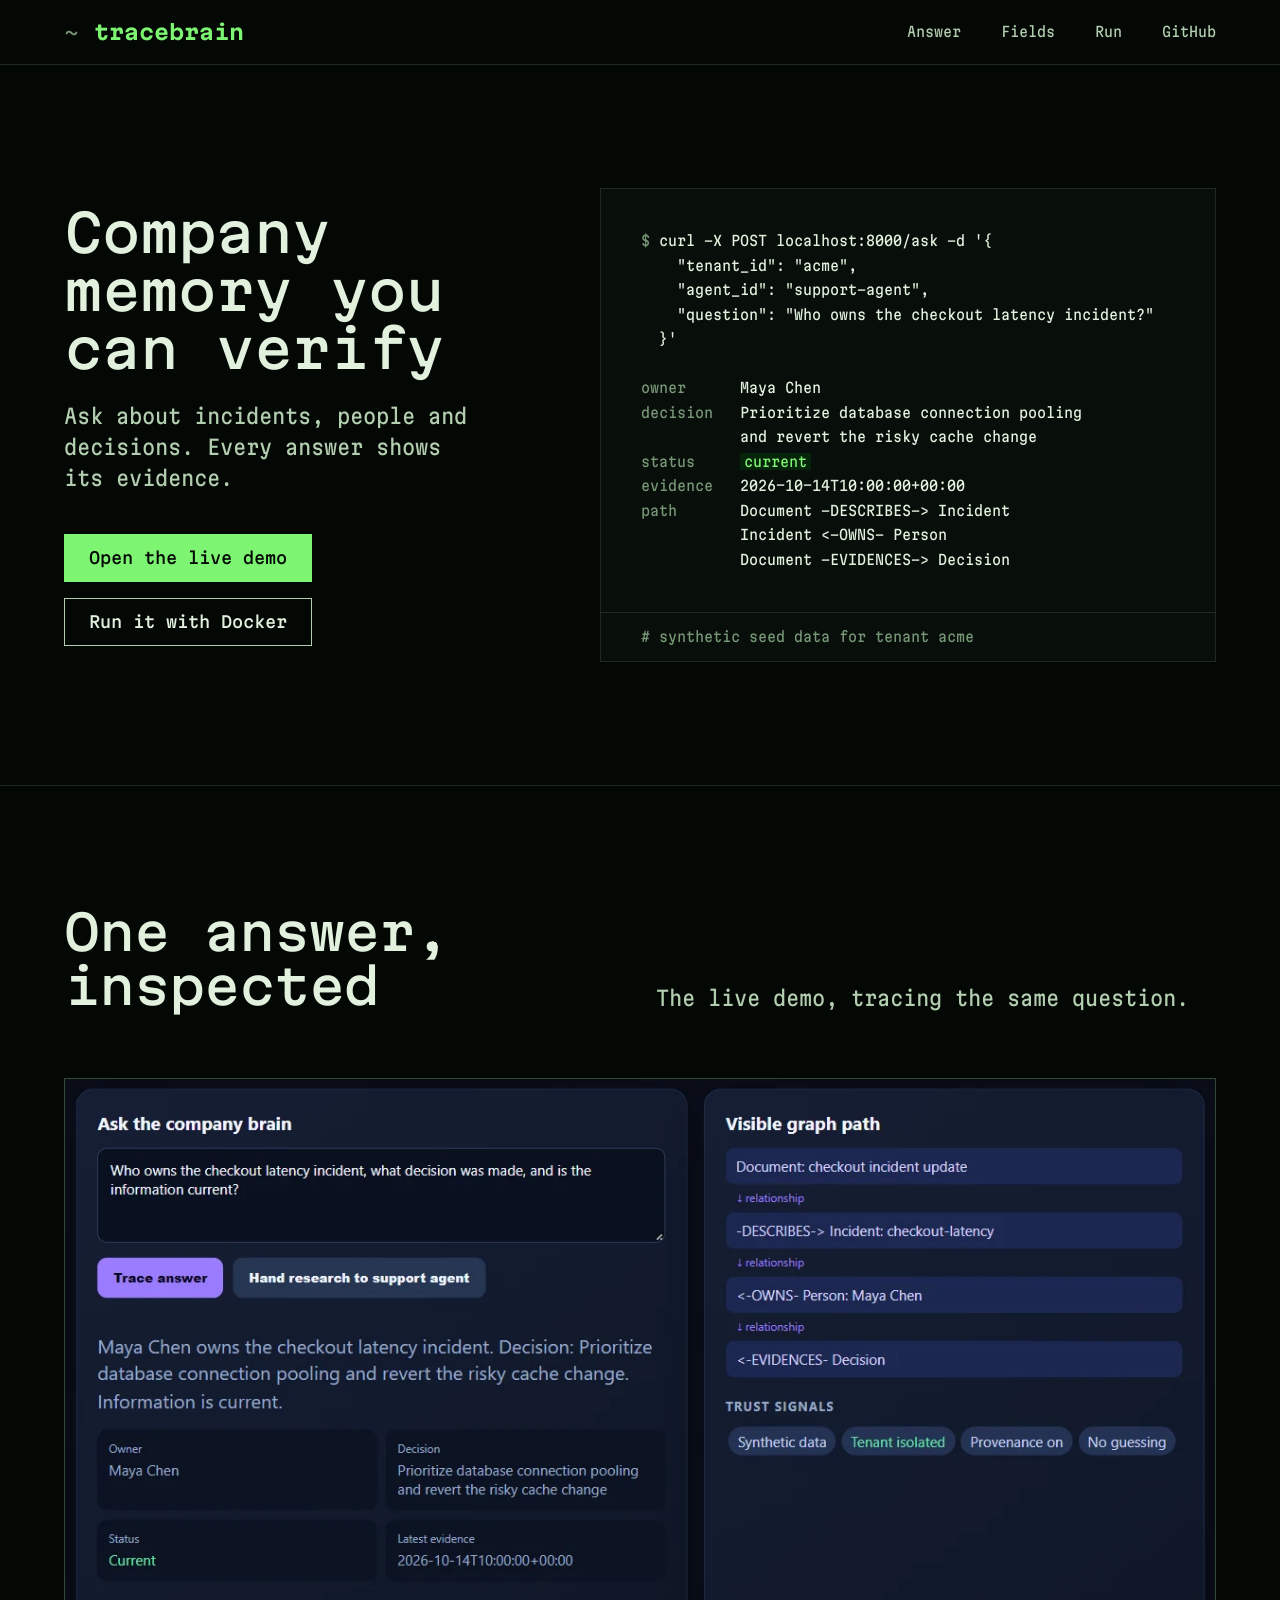
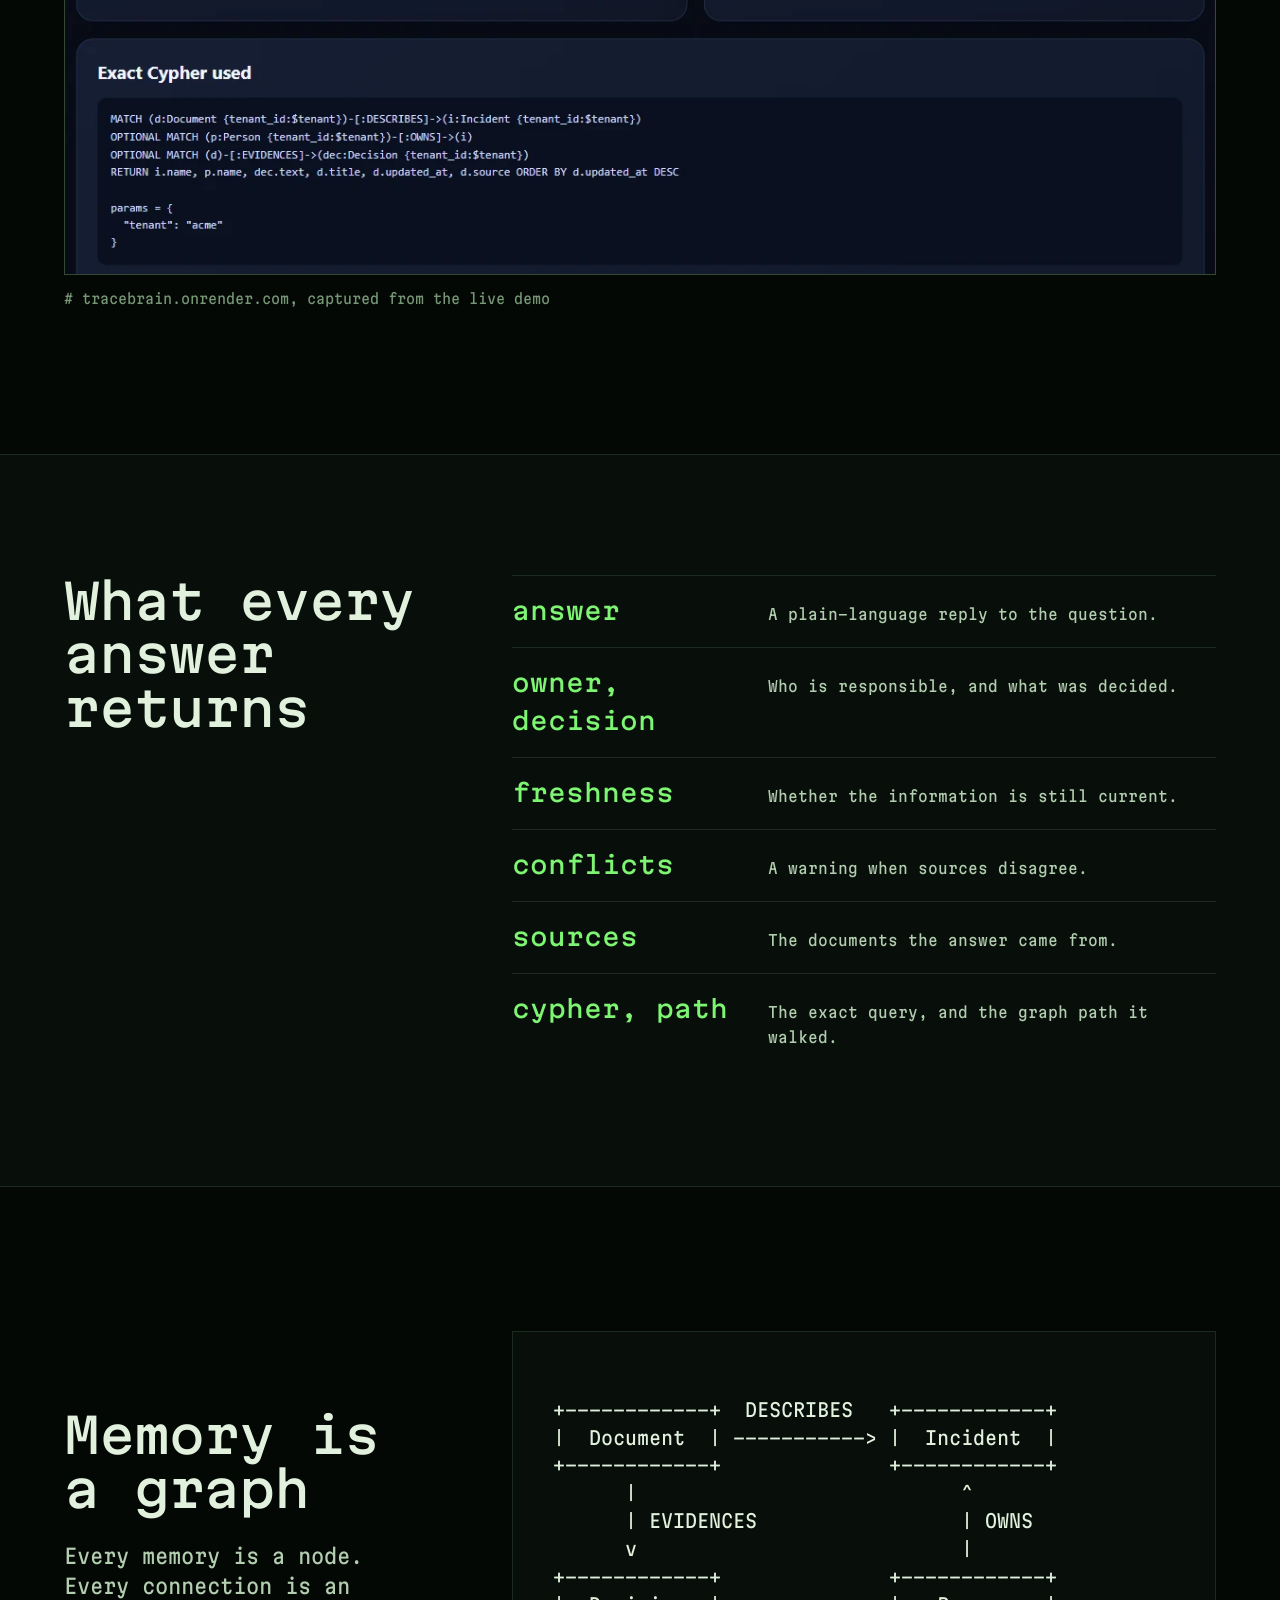
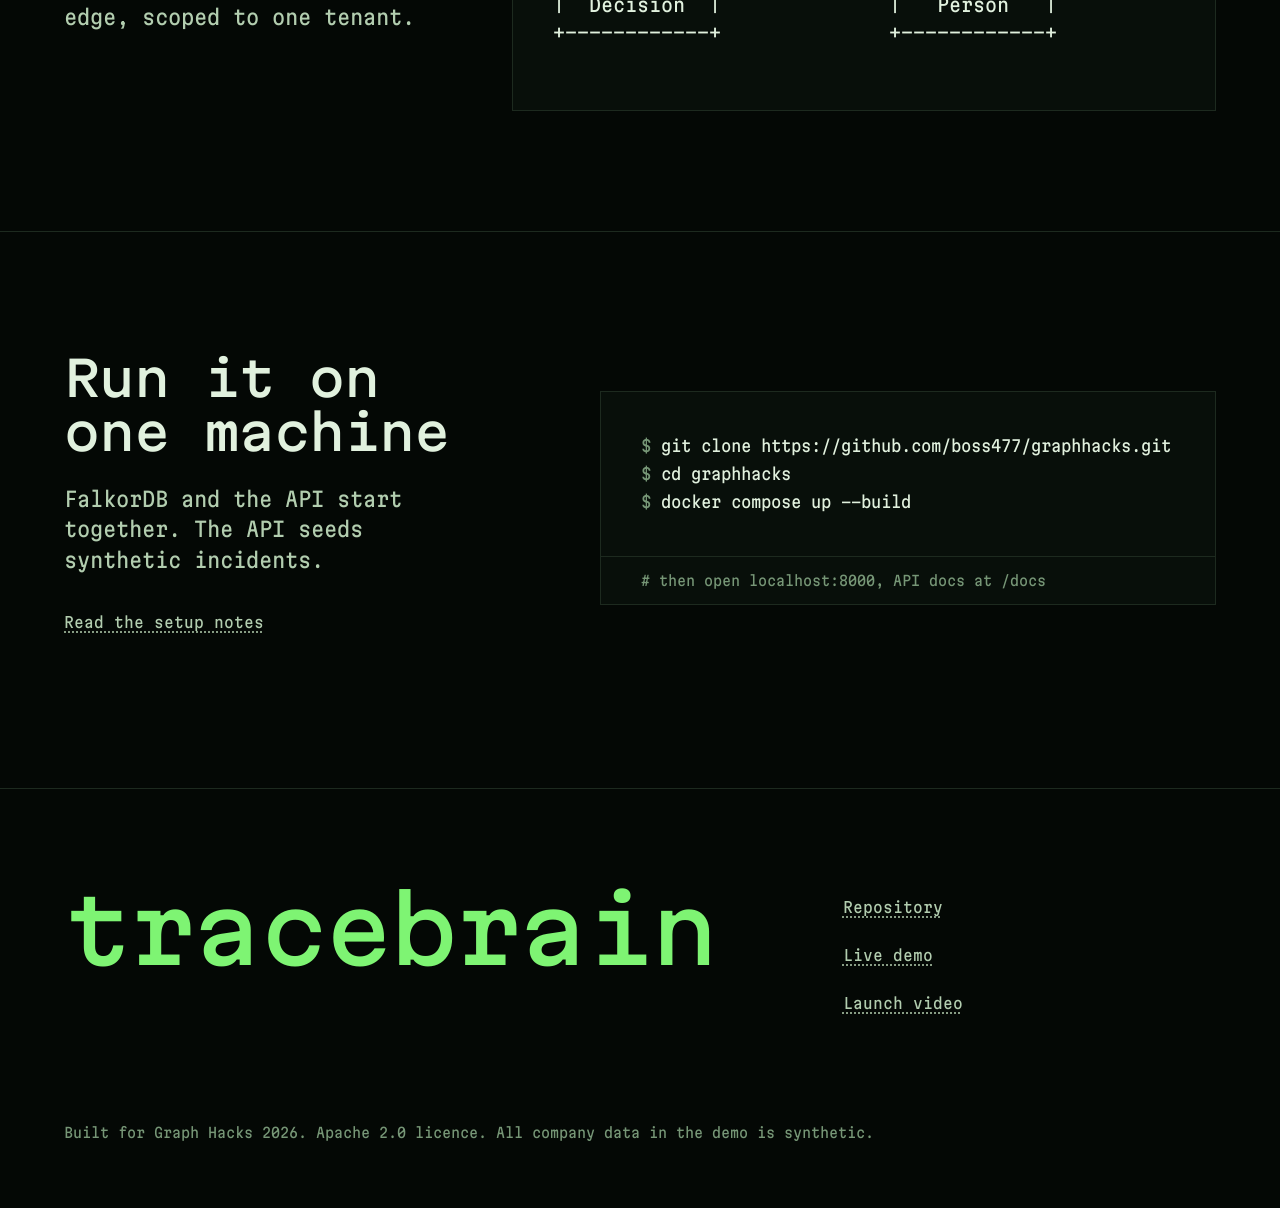
<file: site/index.html>
<!doctype html>
<html lang="en">
<head>
<meta charset="utf-8">
<meta name="viewport" content="width=device-width, initial-scale=1">
<title>TraceBrain, company memory you can verify</title>
<meta name="description" content="TraceBrain answers questions about your company from a FalkorDB graph and shows the evidence: sources, freshness, conflicts, the graph path and the exact Cypher query.">
<link rel="preconnect" href="https://fonts.googleapis.com">
<link rel="preconnect" href="https://fonts.gstatic.com" crossorigin>
<link href="https://fonts.googleapis.com/css2?family=Martian+Mono:wdth,wght@75..112.5,400..700&display=swap" rel="stylesheet">
<link rel="stylesheet" href="styles.css">
</head>
<body>
<a class="skip" href="#main">Skip to content</a>

<header class="nav">
  <div class="container">
    <a class="wordmark" href="#main">tracebrain</a>
    <nav aria-label="Page">
      <ul>
        <li><a href="#answer">Answer</a></li>
        <li><a href="#fields">Fields</a></li>
        <li><a href="#run">Run</a></li>
        <li><a href="https://github.com/boss477/graphhacks">GitHub</a></li>
      </ul>
    </nav>
  </div>
</header>

<main id="main">
<section class="hero">
  <div class="container">
    <div class="hero__text">
      <h1>Company memory you can verify</h1>
      <p class="lead">Ask about incidents, people and decisions. Every answer shows its evidence.</p>
      <div class="actions">
        <a class="btn btn--primary" href="https://tracebrain.onrender.com">Open the live demo</a>
        <a class="btn" href="#run">Run it with Docker</a>
      </div>
    </div>
    <figure class="session well">
      <pre tabindex="0" aria-label="A question sent to the TraceBrain API and its answer"><code><span class="p">$</span> curl -X POST localhost:8000/ask -d '{
    "tenant_id": "acme",
    "agent_id": "support-agent",
    "question": "Who owns the checkout latency incident?"
  }'

<span class="k">owner</span>      Maya Chen
<span class="k">decision</span>   Prioritize database connection pooling
           and revert the risky cache change
<span class="k">status</span>     <mark>current</mark>
<span class="k">evidence</span>   2026-10-14T10:00:00+00:00
<span class="k">path</span>       Document -DESCRIBES-> Incident
           Incident &lt;-OWNS- Person
           Document -EVIDENCES-> Decision</code></pre>
      <figcaption># synthetic seed data for tenant acme</figcaption>
    </figure>
  </div>
</section>

<section class="answer" id="answer">
  <div class="container">
    <div class="head">
      <h2>One answer, inspected</h2>
      <p class="lead">The live demo, tracing the same question.</p>
    </div>
    <figure class="capture">
      <img src="images/traced-answer.webp" width="1215" height="840" alt="TraceBrain answering who owns the checkout latency incident: owner Maya Chen, the decision, status current, the visible graph path, trust signals and the exact Cypher query" loading="lazy">
      <figcaption># tracebrain.onrender.com, captured from the live demo</figcaption>
    </figure>
  </div>
</section>

<section class="fields" id="fields">
  <div class="container">
    <h2>What every answer returns</h2>
    <dl class="ref">
      <div><dt>answer</dt><dd>A plain-language reply to the question.</dd></div>
      <div><dt>owner, decision</dt><dd>Who is responsible, and what was decided.</dd></div>
      <div><dt>freshness</dt><dd>Whether the information is still current.</dd></div>
      <div><dt>conflicts</dt><dd>A warning when sources disagree.</dd></div>
      <div><dt>sources</dt><dd>The documents the answer came from.</dd></div>
      <div><dt>cypher, path</dt><dd>The exact query, and the graph path it walked.</dd></div>
    </dl>
  </div>
</section>

<section class="graph">
  <div class="container">
    <div class="graph__text">
      <h2>Memory is a graph</h2>
      <p class="lead">Every memory is a node. Every connection is an edge, scoped to one tenant.</p>
    </div>
    <pre class="diagram" aria-label="Diagram: a document describes an incident, a person owns the incident, the document evidences a decision"><code>+------------+  DESCRIBES   +------------+
|  Document  | -----------> |  Incident  |
+------------+              +------------+
      |                           ^
      | EVIDENCES                 | OWNS
      v                           |
+------------+              +------------+
|  Decision  |              |   Person   |
+------------+              +------------+</code></pre>
  </div>
</section>

<section class="run" id="run">
  <div class="container">
    <div class="run__text">
      <h2>Run it on one machine</h2>
      <p class="lead">FalkorDB and the API start together. The API seeds synthetic incidents.</p>
      <a class="link" href="https://github.com/boss477/graphhacks#run">Read the setup notes</a>
    </div>
    <figure class="well install">
      <pre tabindex="0" aria-label="Commands to run TraceBrain"><code><span class="p">$</span> git clone https://github.com/boss477/graphhacks.git
<span class="p">$</span> cd graphhacks
<span class="p">$</span> docker compose up --build</code></pre>
      <figcaption># then open localhost:8000, API docs at /docs</figcaption>
    </figure>
  </div>
</section>
</main>

<footer class="foot">
  <div class="container">
    <p class="foot__mark">tracebrain</p>
    <ul>
      <li><a href="https://github.com/boss477/graphhacks">Repository</a></li>
      <li><a href="https://tracebrain.onrender.com">Live demo</a></li>
      <li><a href="https://github.com/boss477/graphhacks/blob/master/assets/tracebrain_launch.mp4">Launch video</a></li>
    </ul>
    <small>Built for Graph Hacks 2026. Apache 2.0 licence. All company data in the demo is synthetic.</small>
  </div>
</footer>
</body>
</html>
</file>
<file: site/styles.css>
/* Hallmark · shape: Narrative Workflow · genre: modern-minimal · theme: Terminal (by request) · job: try · draw: manual
 * hero: Stage · nav: edge-aligned · footer: mast · imagery: screenshots 1 (the live demo, captured with Playwright) · signature: a real question to the API and the answer it returned, set as the hero session
 * axes: dark/mono/green · posture: restrained · contrast: pass · fold: pass · v2.0.0 */
/* Hallmark · pre-emit critique: P5 H4 E4 S5 R4 V5 · weakest: H, a terminal page flattens hierarchy; set heads wide at 500 against narrow body and gave the capture its own full-width screen */
/* Hallmark · answered F12 · the live-demo capture is shown untreated in a ruled frame, not as a glyph picture, because its text must stay readable to prove the evidence claim */
/* Hallmark · waive 77 · the graph section is a typed diagram of the real data model and the run section is the closing install band, both full width · a taller fake visual would add nothing the graph and the command do not already show */
@import url("./tokens.css");
@import url("./base.css");

body { font-stretch: var(--stretch-body); font-size: 0.9375rem; line-height: 1.65; font-variant-numeric: tabular-nums; color: var(--color-ink-2); }
h1, h2, h3 { font-weight: var(--display-weight); font-stretch: var(--stretch-display); letter-spacing: var(--tracking-display); line-height: 1.12; color: var(--color-ink); }
h1 { font-size: clamp(2.25rem, 3.4vw + 0.5rem, 3.75rem); max-width: 14ch; }
h2 { font-size: var(--text-section); max-width: 22ch; }
.lead { font-size: var(--text-lead); line-height: 1.5; color: var(--color-ink-2); max-width: 44ch; }
code, pre { font-family: var(--font-mono); }
a { color: var(--color-ink-2); text-decoration: underline dotted; text-underline-offset: 0.25em; transition: color var(--dur-micro) steps(1); }
a:hover { color: var(--color-accent); }
.well { background: var(--color-paper-2); border: var(--rule-hair) solid var(--color-rule); }
.p { color: var(--color-muted); }
.k { color: var(--color-muted); }
mark { background: var(--color-accent-wash); color: var(--color-accent); padding: 0 0.3em; }
figcaption { font-size: var(--text-sm); color: var(--color-muted); }

.btn { display: inline-flex; align-items: center; min-height: 48px; padding: 0 var(--space-lg); border: var(--rule-hair) solid var(--color-ink-2); border-radius: 0; background: transparent; color: var(--color-ink); font: 500 var(--text-md)/1 var(--font-body); white-space: nowrap; text-decoration: none; cursor: pointer; transition: background-color var(--dur-micro) steps(1), color var(--dur-micro) steps(1); }
.btn:hover { background: var(--color-paper-3); color: var(--color-ink); }
.btn:active { background: var(--color-rule); }
.btn:disabled { opacity: 0.55; cursor: not-allowed; }
.btn--primary { background: var(--color-accent); border-color: var(--color-accent); color: var(--color-accent-ink); }
.btn--primary:hover { background: var(--color-ink); border-color: var(--color-ink); color: var(--color-accent-ink); }
.link { display: inline-flex; align-items: center; min-height: 44px; }

.nav { border-bottom: var(--rule-hair) solid var(--color-rule); }
.nav .container { display: flex; align-items: center; justify-content: space-between; gap: var(--space-lg); min-height: 64px; }
.wordmark { font: 700 var(--text-lg)/1 var(--font-display); font-stretch: var(--stretch-display); color: var(--color-accent); text-decoration: none; white-space: nowrap; }
.wordmark::before { content: "~ "; color: var(--color-muted); font-weight: 400; }
.nav ul { display: flex; gap: var(--space-xl); margin: 0; padding: 0; list-style: none; }
.nav li a { display: inline-flex; align-items: center; min-height: 44px; font-size: var(--text-sm); white-space: nowrap; text-decoration: none; }

.hero .container { display: grid; grid-template-columns: minmax(0, 5fr) minmax(0, 7fr); gap: var(--space-3xl); align-items: center; min-height: min(720px, calc(100svh - 64px)); padding-block: var(--space-2xl); }
.hero .lead { margin-top: var(--space-lg); }
.actions { display: flex; flex-wrap: wrap; gap: var(--space-md); margin-top: var(--space-xl); }
.session { margin: 0; min-width: 0; }
.session pre, .install pre { margin: 0; padding: var(--space-xl) var(--space-2xl) var(--space-xl) var(--space-xl); overflow-x: auto; font-size: var(--text-sm); line-height: 1.75; color: var(--color-ink); }
.session figcaption, .install figcaption { padding: var(--space-sm) var(--space-xl); border-top: var(--rule-hair) solid var(--color-rule); }

.answer { padding-block: var(--section-gap-s) var(--section-gap); border-top: var(--rule-hair) solid var(--color-rule); }
.head { display: grid; grid-template-columns: minmax(0, 1fr) minmax(0, 1fr); gap: var(--gap-columns); align-items: end; margin-bottom: var(--space-2xl); }
.capture { margin: 0; }
.capture img { width: 100%; border: var(--rule-hair) solid var(--color-rule-2); }
.capture figcaption { margin-top: var(--space-sm); }

.fields { padding-block: var(--section-gap-s); background: var(--color-paper-2); border-block: var(--rule-hair) solid var(--color-rule); }
.fields .container { display: grid; grid-template-columns: minmax(0, 4fr) minmax(0, 8fr); gap: var(--space-3xl); align-items: start; }
.fields h2 { margin: 0; }
.ref { margin: 0; }
.ref > div { display: grid; grid-template-columns: minmax(0, 4fr) minmax(0, 8fr); gap: var(--gap-columns); align-items: baseline; padding-block: var(--space-md); border-top: var(--rule-hair) solid var(--color-rule); }
.ref dt { font-size: var(--text-title); font-weight: 500; font-stretch: var(--stretch-display); color: var(--color-accent); }
.ref dd { margin: 0; }

.graph { padding-block: var(--section-gap) var(--section-gap-s); }
.graph .container { display: grid; grid-template-columns: minmax(0, 4fr) minmax(0, 8fr); gap: var(--space-3xl); align-items: center; }
.graph__text .lead { margin-top: var(--space-lg); }
.diagram { margin: 0; padding: var(--space-2xl) var(--space-xl); overflow-x: auto; background: var(--color-paper-2); border: var(--rule-hair) solid var(--color-rule); font-size: clamp(0.8125rem, 1.45vw, 1.375rem); line-height: 1.5; color: var(--color-ink); }

.run { padding-block: var(--section-gap-s) var(--section-gap); border-top: var(--rule-hair) solid var(--color-rule); }
.run .container { display: grid; grid-template-columns: minmax(0, 5fr) minmax(0, 7fr); gap: var(--space-3xl); align-items: center; }
.run__text .lead { margin-top: var(--space-lg); }
.run__text .link { margin-top: var(--space-lg); }
.install { margin: 0; min-width: 0; }
.install pre { font-size: var(--text-md); }

.foot { padding-block: var(--space-3xl) var(--space-2xl); border-top: var(--rule-hair) solid var(--color-rule); }
.foot .container { display: grid; grid-template-columns: minmax(0, 8fr) minmax(0, 4fr); gap: var(--gap-columns); }
.foot__mark { font: 500 clamp(2.5rem, 7vw, 6rem)/1 var(--font-display); font-stretch: var(--stretch-display); letter-spacing: var(--tracking-display); color: var(--color-accent); }
.foot ul { align-self: end; display: grid; gap: var(--space-2xs); margin: 0; padding: 0; list-style: none; }
.foot li a { display: inline-flex; align-items: center; min-height: 44px; white-space: nowrap; }
.foot small { grid-column: 1 / -1; margin-top: var(--space-2xl); font-size: var(--text-sm); color: var(--color-muted); }

.skip { position: absolute; left: var(--space-md); top: calc(-1 * var(--space-4xl)); z-index: var(--z-toast); padding: var(--space-xs) var(--space-md); background: var(--color-accent); color: var(--color-accent-ink); }
.skip:focus-visible { top: var(--space-md); }

@media (max-width: 60rem) {
  .nav li:not(:last-child) { display: none; }
  .hero .container, .head, .graph .container, .run .container, .foot .container, .fields .container { grid-template-columns: minmax(0, 1fr); gap: var(--space-xl); min-height: 0; }
  .session pre, .install pre { padding: var(--space-lg); }
  .install pre { font-size: var(--text-sm); }
  .ref > div { grid-template-columns: minmax(0, 1fr); gap: var(--space-2xs); }
}
@media (prefers-reduced-motion: reduce) { a, .btn { transition: none; } }
</file>
